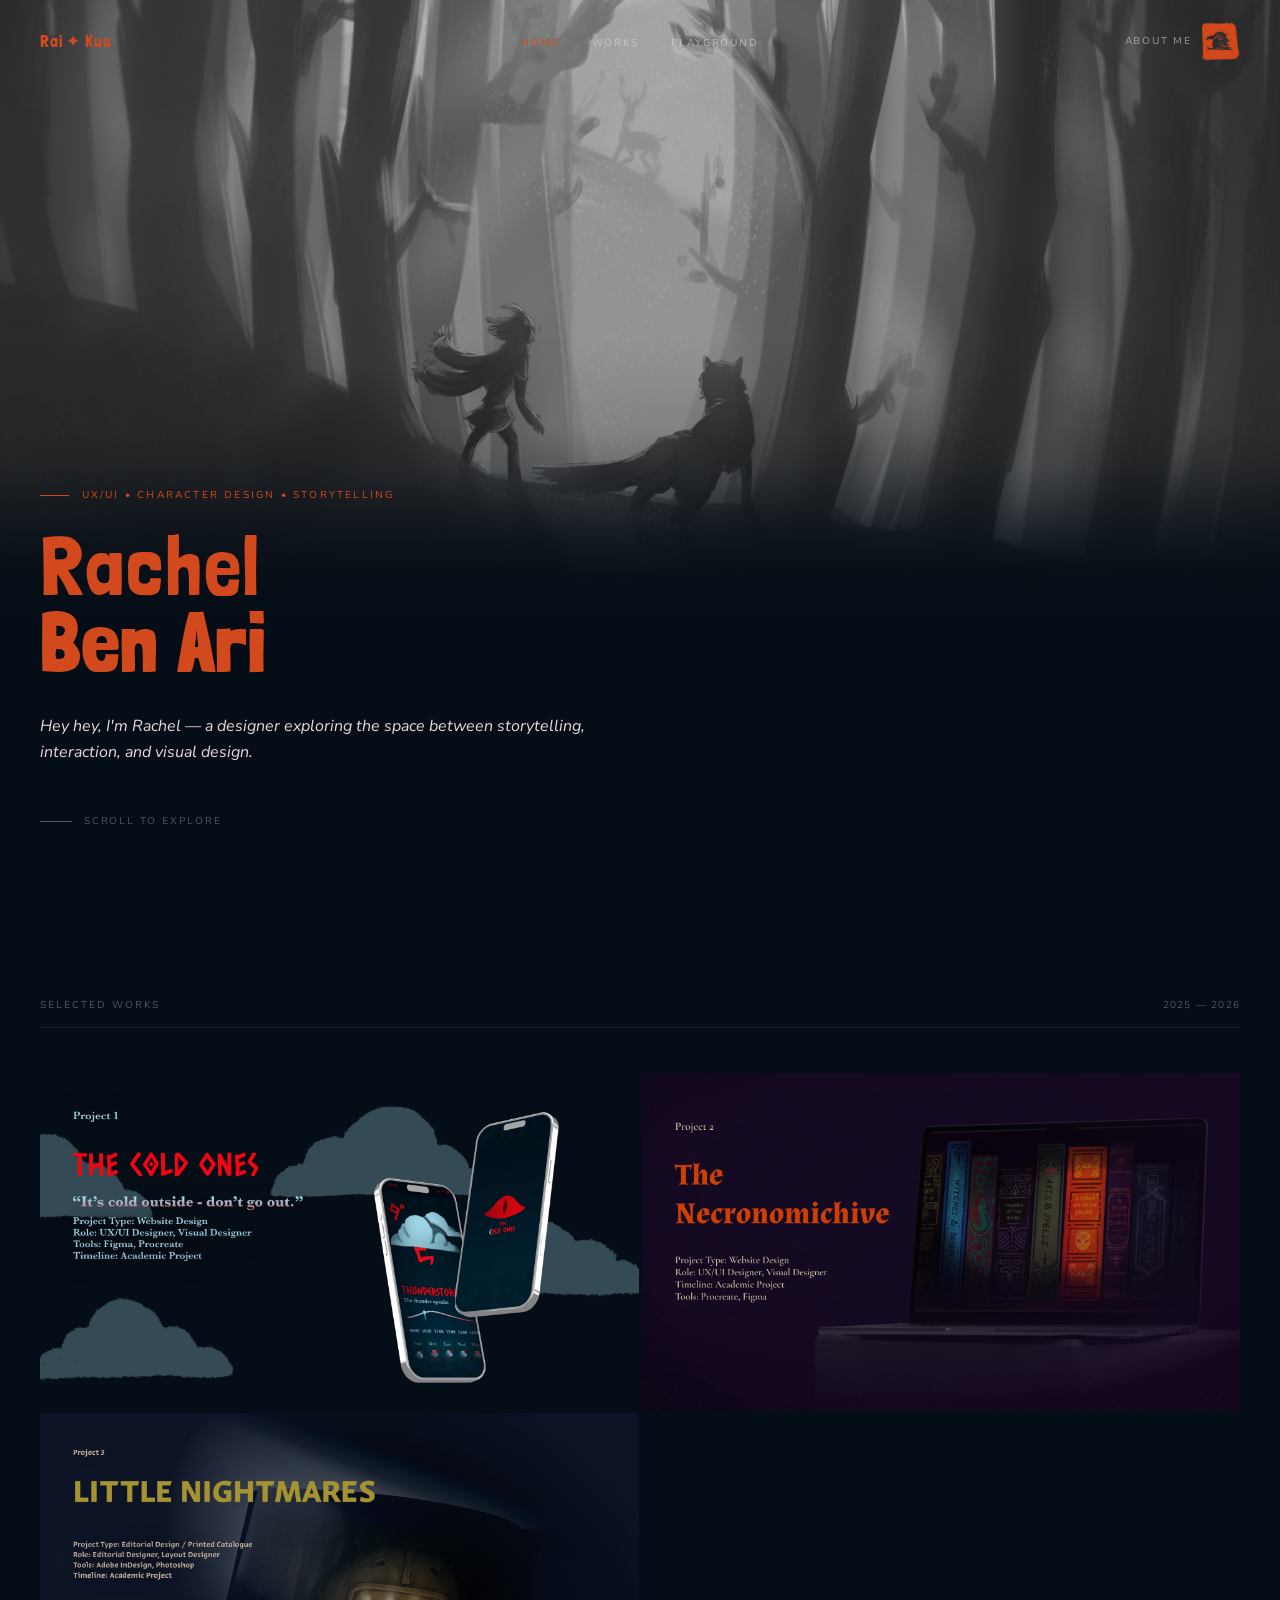
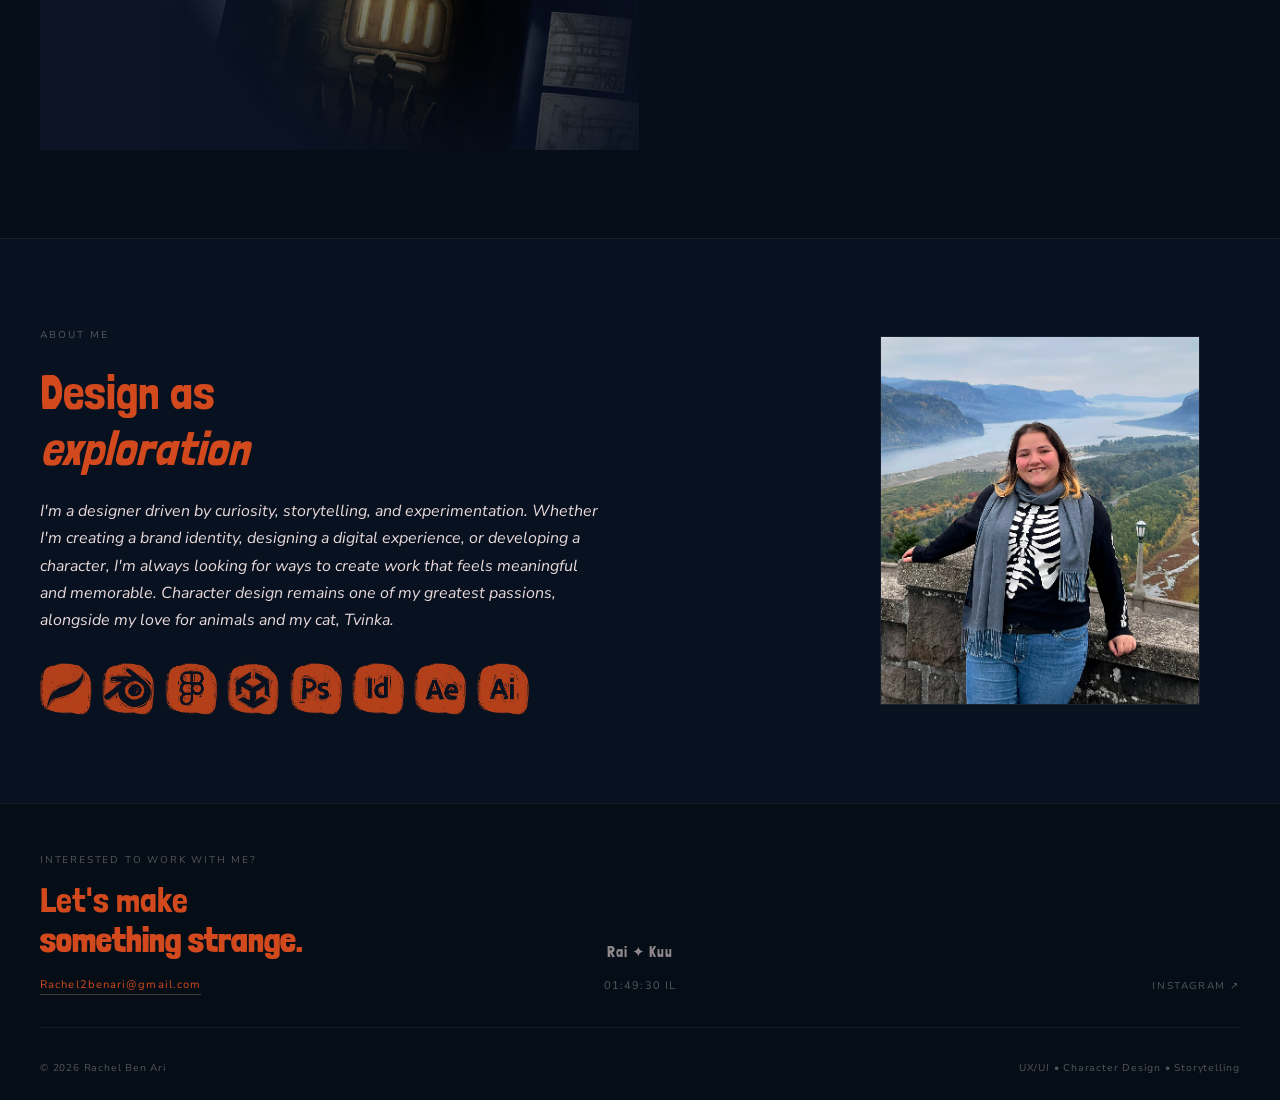
<file: index.html>
<!DOCTYPE html>
<html lang="en">
<head>
<meta charset="UTF-8">
<meta name="viewport" content="width=device-width, initial-scale=1.0">
<title>Rachel Ben Ari — UX/UI • Character Design • Storytelling</title>
<meta name="description" content="Portfolio of Rachel Ben Ari — designer creating immersive visual experiences through UX/UI, branding, character design, and storytelling.">

<!-- Open Graph / social preview -->
<meta property="og:type" content="website">
<meta property="og:url" content="https://kuuvenin.github.io/rachel-portfolio/">
<meta property="og:title" content="Rachel Ben Ari — UX/UI • Character Design • Storytelling">
<meta property="og:description" content="Designer creating immersive visual experiences through UX/UI, branding, character design, and storytelling.">
<meta property="og:image" content="https://kuuvenin.github.io/rachel-portfolio/images/hero-forest.png">
<meta name="twitter:card" content="summary_large_image">
<meta name="twitter:title" content="Rachel Ben Ari — UX/UI • Character Design • Storytelling">
<meta name="twitter:description" content="Designer creating immersive visual experiences through UX/UI, branding, character design, and storytelling.">
<meta name="twitter:image" content="https://kuuvenin.github.io/rachel-portfolio/images/hero-forest.png">

<link rel="preconnect" href="https://fonts.googleapis.com">
<link rel="preconnect" href="https://fonts.gstatic.com" crossorigin>
<link href="https://fonts.googleapis.com/css2?family=Londrina+Solid:wght@100;300;400;900&family=Nunito+Sans:ital,wght@0,400;0,600;1,400&display=swap" rel="stylesheet">
<link rel="stylesheet" href="css/style.css">
<style>
/* ── Hero ── */
.hero { display: flex; flex-direction: column; }

.hero-image {
  position: relative;
  width: 100%;
  height: 68vh;
  overflow: hidden;
  background: var(--bg1);
}
.hero-image img {
  position: absolute;
  inset: 0;
  width: 100%;
  height: 100%;
  object-fit: cover;
  object-position: 50% 25%;
  opacity: 1;
}
.hero-image-overlay {
  position: absolute;
  inset: 0;
  background: linear-gradient(to bottom, transparent 55%, rgba(5,13,22,.12) 70%, rgba(5,13,22,.45) 83%, rgba(5,13,22,.82) 94%, var(--bg) 100%);
}
.hero-image-caption {
  position: absolute;
  top: 1.4rem;
  left: 50%;
  transform: translateX(-50%);
  font-size: 11px;
  letter-spacing: .18em;
  text-transform: uppercase;
  color: rgba(228,223,210,.55);
  white-space: nowrap;
  z-index: 1;
}

.hero-content {
  padding: 1.2rem 2.5rem 5rem;
  margin-top: -9rem;
  position: relative;
  z-index: 1;
  background: linear-gradient(to bottom, transparent 0, var(--bg) 11rem);
}
.eyebrow {
  font-size: 10px;
  letter-spacing: .22em;
  text-transform: uppercase;
  color: var(--gold);
  margin-bottom: 1.5rem;
  display: flex;
  align-items: center;
  gap: .8rem;
}
.eyebrow::before {
  content: '';
  display: block;
  width: 1.8rem;
  height: 1px;
  background: var(--gold);
}
.hero-name {
  font-family: var(--serif);
  font-size: clamp(3rem, 6.5vw, 5.8rem);
  font-weight: 400;
  line-height: .92;
  letter-spacing: 0.02em;
  color: var(--gold);
  margin-bottom: 2rem;
}
.hero-name em { font-style: normal; font-weight: 900; color: var(--gold2); }
.hero-tagline {
  font-family: var(--sans);
  font-size: 1rem;
  font-style: italic;
  color: var(--fg);
  max-width: 36rem;
  line-height: 1.65;
  margin-bottom: 2.5rem;
}
.hero-cta {
  display: inline-flex;
  align-items: center;
  gap: .75rem;
  font-size: 10px;
  letter-spacing: .18em;
  text-transform: uppercase;
  color: var(--fg3);
}
.hero-cta-line {
  display: block;
  width: 2rem;
  height: 1px;
  background: var(--fg3);
  transform-origin: left;
  animation: sl 2.2s ease-in-out infinite;
}
@keyframes sl { 0%,100%{transform:scaleX(0);opacity:0} 50%{transform:scaleX(1);opacity:1} }

/* ── Works index ── */
.sec { padding: 5.5rem 2.5rem; }
.works-grid {
  display: grid;
  grid-template-columns: 1fr 1fr;
  gap: 3px;
}
.work-card {
  display: block;
  position: relative;
  overflow: hidden;
  aspect-ratio: 16 / 9;
}
.work-card img {
  position: absolute;
  inset: 0;
  width: 100%; height: 100%;
  object-fit: cover;
  transition: transform .6s var(--ease);
}
.work-card:hover img { transform: scale(1.03); }
.work-card-gif {
  opacity: 0.3;
}
.work-card-overlay {
  position: absolute; inset: 0;
  background: rgba(5,13,22,0);
  transition: background .35s var(--ease);
  display: flex; align-items: flex-end; justify-content: flex-end;
  padding: 1.5rem;
}
.work-card:hover .work-card-overlay { background: rgba(5,13,22,.35); }

/* ── About strip ── */
.about-strip {
  background: var(--bg1);
  padding: 5.5rem 2.5rem;
  border-top: 1px solid var(--line);
}
.about-grid { display: grid; grid-template-columns: 1fr 1fr; gap: 5rem; align-items: center; }
.about-h {
  font-family: var(--serif);
  font-size: clamp(2rem, 4vw, 3rem);
  font-weight: 400;
  color: var(--gold);
  line-height: 1.15;
  margin-bottom: 1.4rem;
}
.about-h em { font-style: italic; color: var(--gold2); }
.about-p {
  font-family: var(--sans);
  font-size: 1rem;
  font-style: italic;
  color: var(--fg);
  line-height: 1.7;
  margin-bottom: .9rem;
}
.skills {
  margin-top: 1.8rem;
  display: grid;
  grid-template-columns: 1fr 1fr;
  gap: .4rem 2rem;
}
.sk {
  display: flex; align-items: center; gap: .65rem;
  font-size: 10px; letter-spacing: .14em; text-transform: uppercase;
  color: var(--fg3); padding: .4rem 0; border-bottom: 1px solid var(--line);
}
.sk::before { content:''; width:4px; height:4px; border-radius:50%; background:var(--gold); flex-shrink:0; }

.about-visual { position: relative; width: 320px; height: 369px; flex-shrink: 0; margin-left: auto; margin-right: 2.5rem; }
.about-slideshow {
  position: relative; width: 100%; height: 100%;
  overflow: hidden;
  border: 1px solid var(--line);
}
.tool-icons {
  display: flex; flex-wrap: nowrap; gap: .65rem;
  margin-top: 1.8rem;
}
.tool-icons img {
  width: 52px; height: 52px;
  object-fit: contain;
  opacity: .85;
  transition: opacity .2s, transform .2s;
  flex-shrink: 0;
}
.tool-icons img:hover { opacity: 1; transform: scale(1.08); }
.about-slideshow .slide {
  position: absolute; inset: 0;
  width: 100%; height: 100%;
  object-fit: cover; object-position: top center;
  opacity: 0;
  transition: opacity 1.6s ease-in-out;
}
.about-slideshow .slide.active { opacity: 1; }

/* ── Responsive ── */
@media(max-width:720px){
  .hero-image{height:40vh}
  .hero-image-caption{left:1.5rem;bottom:1.25rem}
  .hero-content{padding:2rem 1.5rem 4rem}
  .sec,.about-strip{padding:3.5rem 1.5rem}
  .works-grid{grid-template-columns:1fr}
  .about-grid{grid-template-columns:1fr}
  .about-visual{height:280px}
}
</style>
</head>
<body>

<!-- NAV -->
<nav id="nav">
  <a href="index.html" class="nav-logo">Rai <span class="star">✦</span> Kuu</a>
  <ul class="nav-links">
    <li><a href="index.html" class="active">Home</a></li>
    <li><a href="#works">Works</a></li>
    <li><a href="pages/playground.html">Playground</a></li>
  </ul>
  <a href="#about" class="nav-about-link">
    <span class="nav-about-label">About me</span>
    <div class="nav-icon"><img src="images/nav-logo.png" alt="About me"></div>
  </a>
</nav>

<!-- HERO -->
<div class="hero">
  <div class="hero-image">
    <img src="images/hero-forest.png" alt="Rachel Ben Ari" loading="eager">
    <div class="hero-image-overlay"></div>
  </div>
  <div class="hero-content">
    <div class="eyebrow fi hero-instant d1">UX/UI • Character Design • Storytelling</div>
    <h1 class="hero-name spooky-text fi hero-instant d2">Rachel<br><em>Ben Ari</em></h1>
    <p class="hero-tagline fi hero-instant d3">Hey hey, I'm Rachel — a designer exploring the space between storytelling, interaction, and visual design.</p>
    <div class="hero-cta fi hero-instant d3">
      <span class="hero-cta-line"></span>Scroll to explore
    </div>
  </div>
</div>


<!-- SELECTED WORKS -->
<section class="sec" id="works">
  <div class="sec-head fi">
    <span class="sec-label">Selected Works</span>
    <span class="sec-meta">2025 — 2026</span>
  </div>
  <div class="works-grid">

    <a href="pages/the-cold-ones.html" class="work-card fi">
      <img class="work-card-gif" src="images/cold-ones-bg.gif" alt="">
      <img class="work-card-cover" src="images/cover-cold-ones.png" alt="The Cold Ones">
      <div class="work-card-overlay"></div>
    </a>

    <a href="pages/necronomichive.html" class="work-card fi d1">
      <img src="images/cover-necronomichive.png" alt="The Necronomichive" loading="lazy">
      <div class="work-card-overlay"></div>
    </a>

    <a href="pages/little-nightmares.html" class="work-card fi d1">
      <img src="images/cover-little-nightmares.png" alt="Little Nightmares" loading="lazy">
      <div class="work-card-overlay"></div>
    </a>

  </div>
</section>

<!-- ABOUT -->
<div class="about-strip" id="about">
  <div class="about-grid">
    <div class="about-text fi">
      <div class="sec-label" style="margin-bottom:1.4rem">About me</div>
      <h2 class="about-h">Design as<br><em>exploration</em></h2>
      <p class="about-p">I'm a designer driven by curiosity, storytelling, and experimentation. Whether I'm creating a brand identity, designing a digital experience, or developing a character, I'm always looking for ways to create work that feels meaningful and memorable. Character design remains one of my greatest passions, alongside my love for animals and my cat, Tvinka.</p>
      <div class="tool-icons">
        <img src="images/AYAmg7TFYiAj0sxyXzWjssEpMQ.png" alt="Procreate">
        <img src="images/SxLldlshrAPrCA4G209qxRdde2g.png" alt="Blender">
        <img src="images/dJ5h6KwRXT8LMrrHiyDvhGdSJ4.png" alt="Figma">
        <img src="images/Unity.png" alt="Unity">
        <img src="images/OyyurPh8BztFt0sjujQz6tWzRwo.png" alt="Photoshop">
        <img src="images/tjVenH0bNVIrdUdWFZP3rQjqHNY.png" alt="InDesign">
        <img src="images/9gKF3vK1drzEMpLFD1Fl0TQWf4I.png" alt="After Effects">
        <img src="images/7oxEeEelt48yIb9TCHHPkBqJudM.png" alt="Illustrator">
      </div>
    </div>
    <div class="about-visual fi d1">
      <div class="about-slideshow">
        <img class="slide active" src="images/rachel-1.jpg" alt="Rachel Ben Ari">
        <img class="slide" src="images/rachel-2.jpg" alt="Rachel Ben Ari">
        <img class="slide" src="images/rachel-3.jpg" alt="Rachel Ben Ari">
        <img class="slide" src="images/rachel-4.jpg" alt="Rachel Ben Ari">
        <img class="slide" src="images/rachel-5.jpg" alt="Rachel Ben Ari">
      </div>
    </div>
  </div>
</div>

<!-- FOOTER -->
<footer class="site-footer" id="contact">
  <div class="foot-grid">
    <div class="foot-cta fi">
      <div class="foot-cta-label">Interested to work with me?</div>
      <h3 class="spooky-text">Let's make<br><em>something strange.</em></h3>
      <a class="foot-email" href="mailto:Rachel2benari@gmail.com">Rachel2benari@gmail.com</a>
    </div>
    <div class="foot-mid fi d1">
      <span class="foot-logo">Rai ✦ Kuu</span>
      <div class="foot-clock" id="clock">--:--:--</div>
    </div>
    <div class="foot-links fi d2">
      <a href="https://www.instagram.com/kuuvenin/" target="_blank" rel="noopener">Instagram ↗</a>
    </div>
  </div>
  <div class="foot-bottom">
    <span>© 2026 Rachel Ben Ari</span>
    <span>UX/UI • Character Design • Storytelling</span>
  </div>
</footer>

<script src="js/main.js"></script>
</body>
</html>
</file>
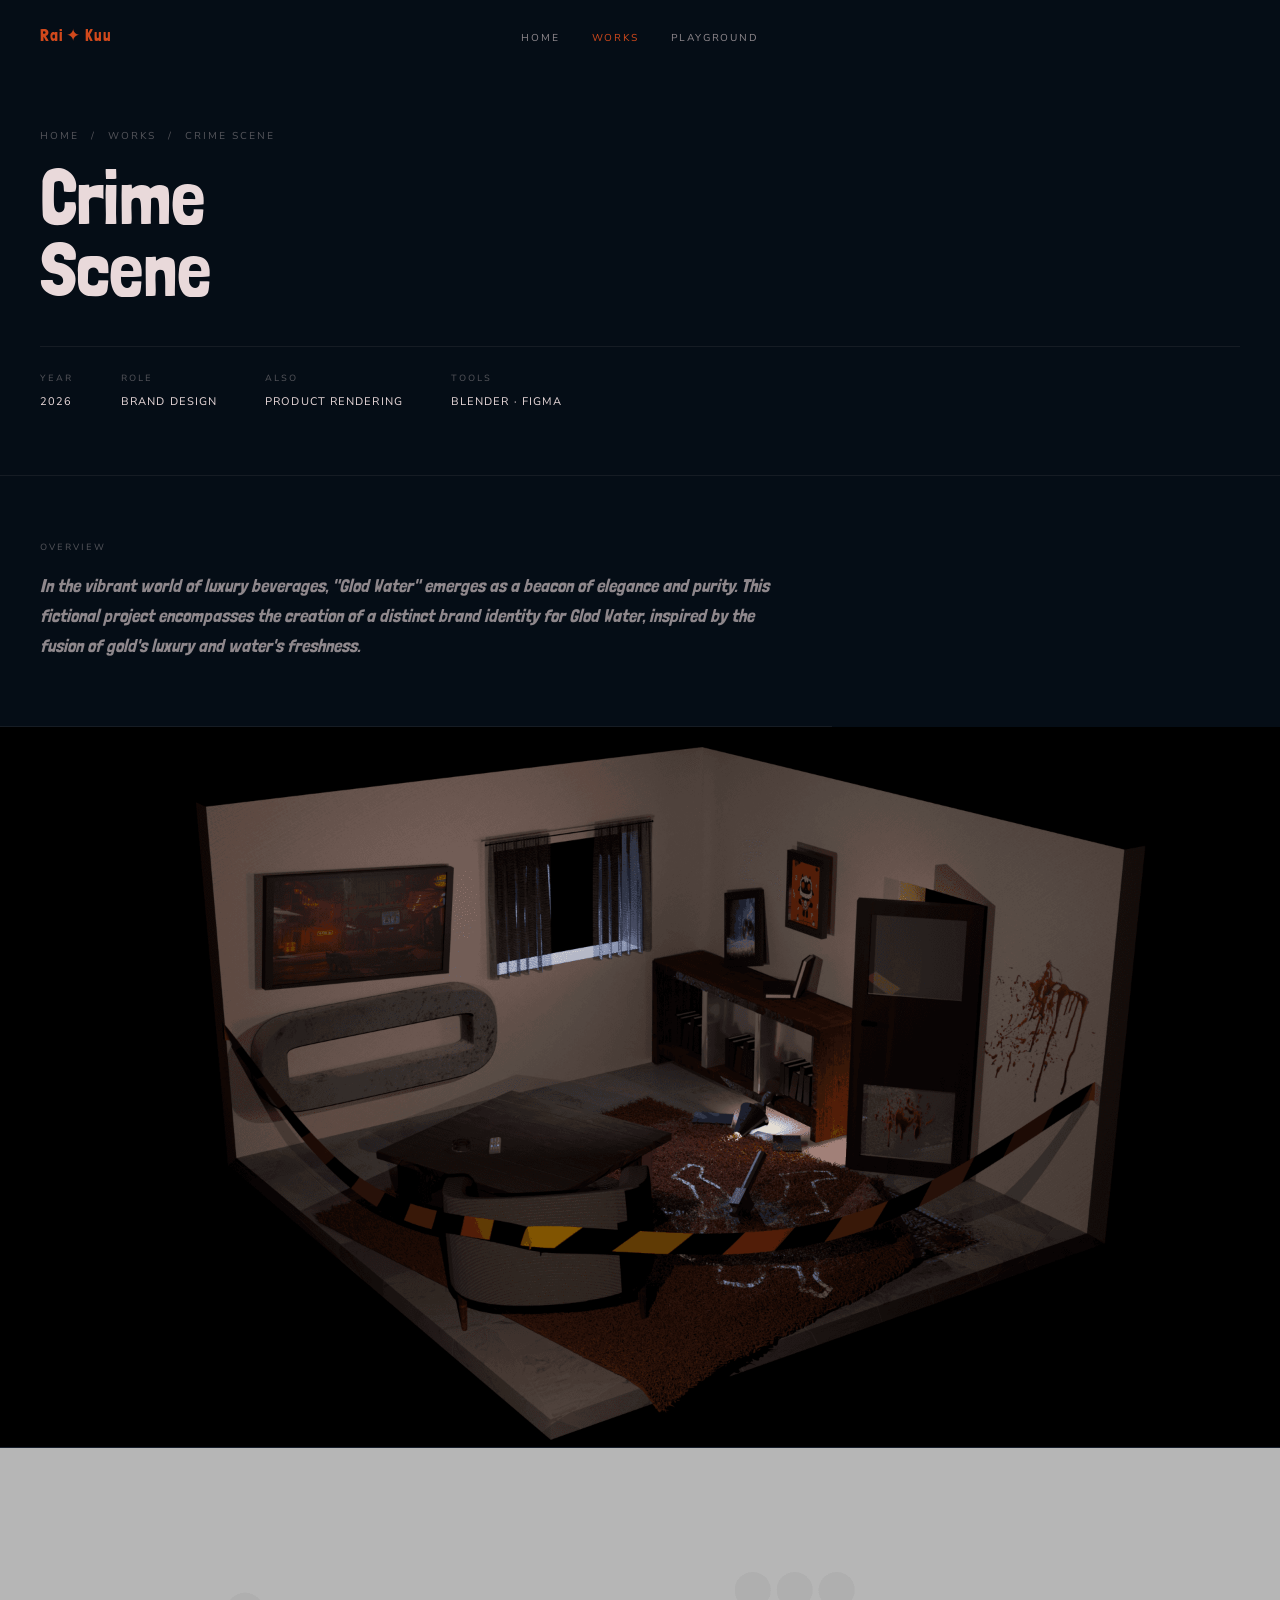
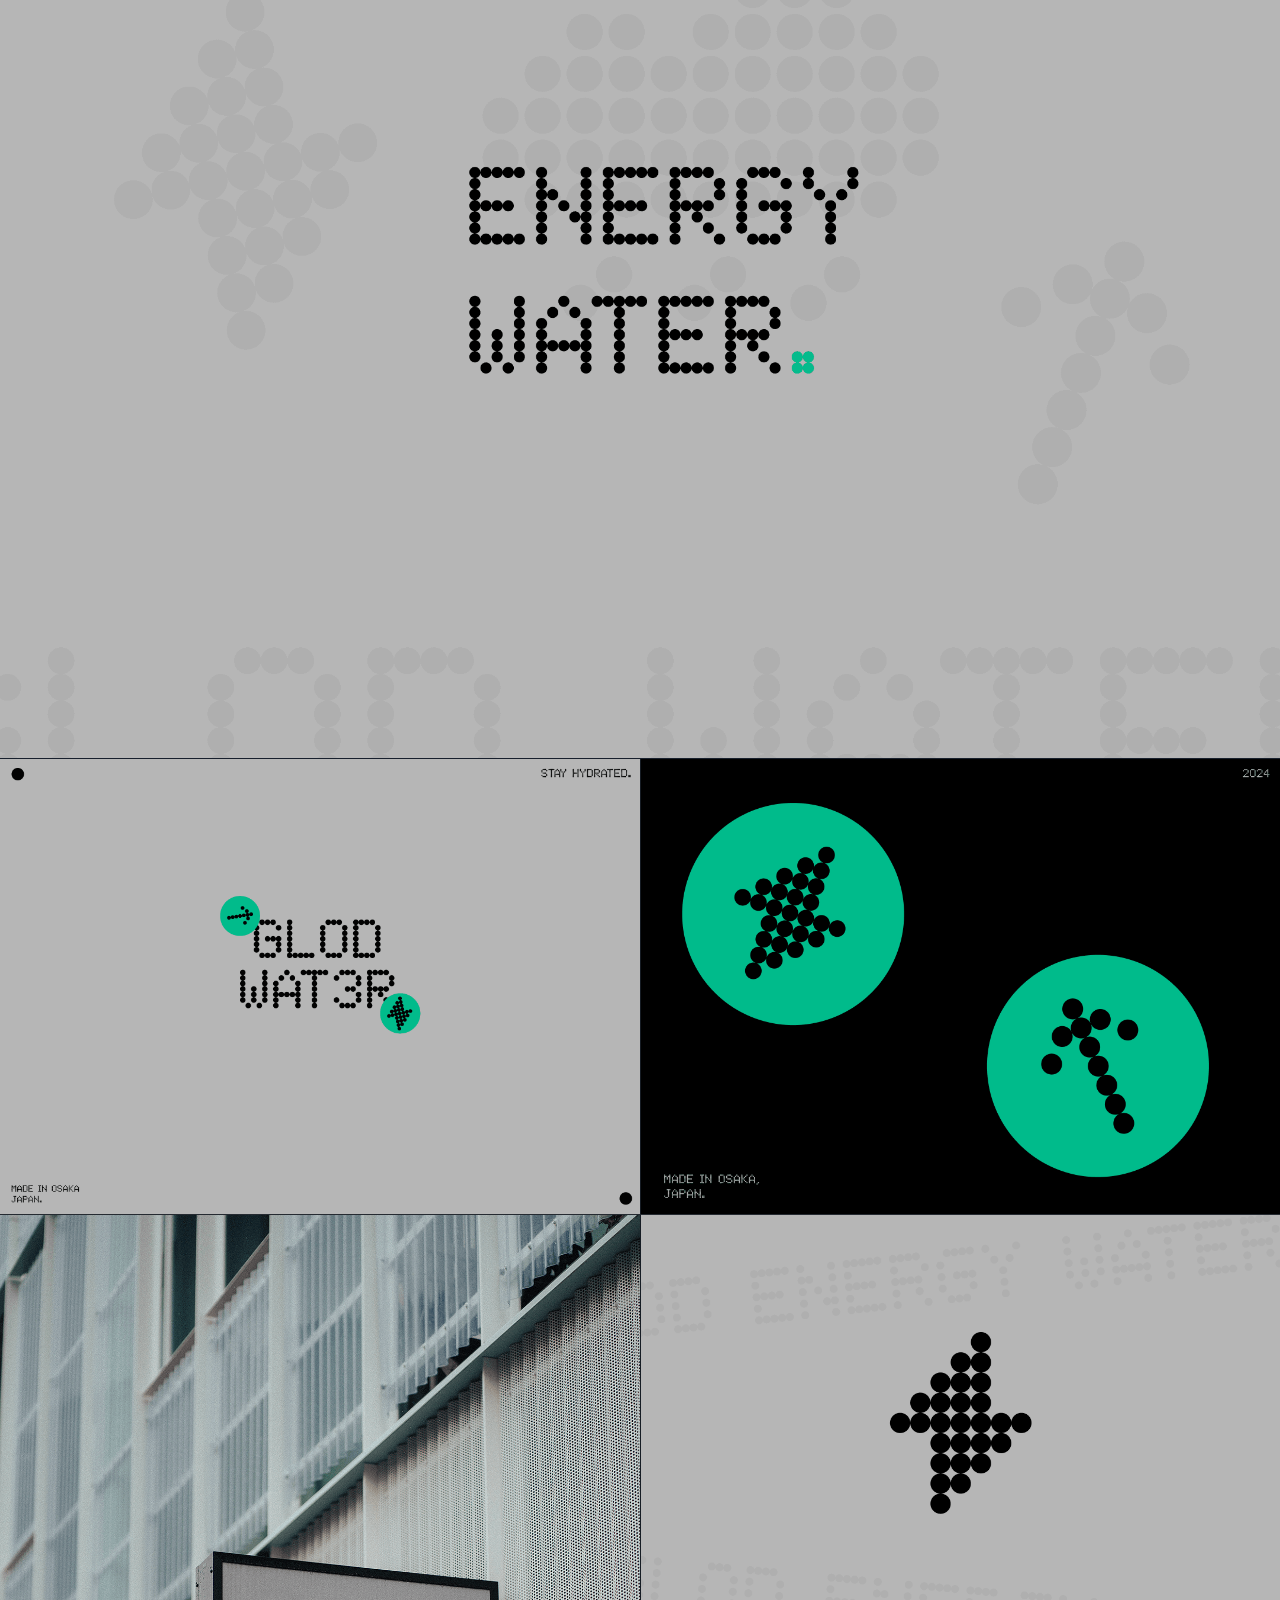
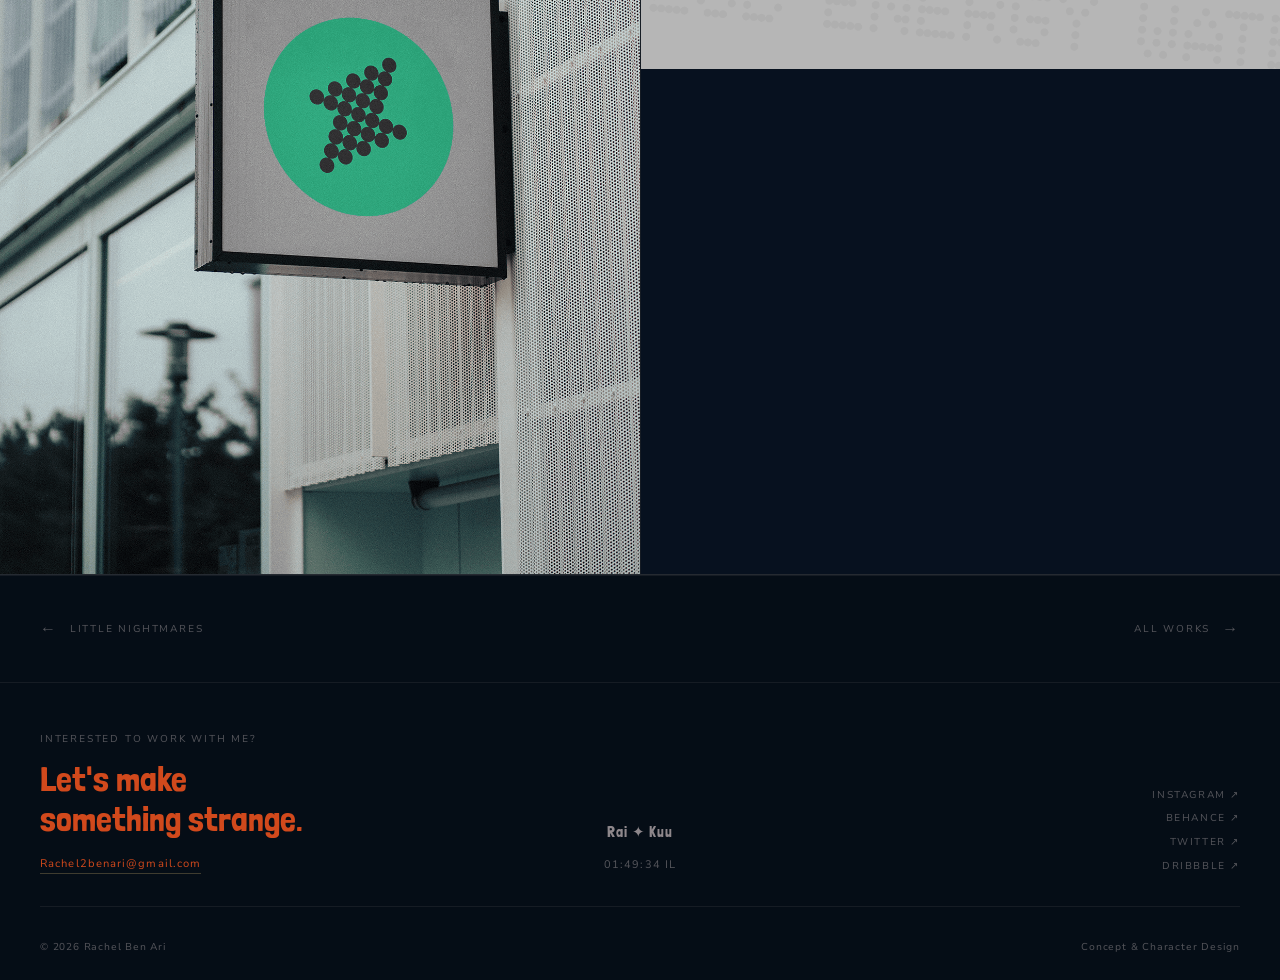
<file: pages/crime-scene.html>
<!DOCTYPE html>
<html lang="en">
<head>
<meta charset="UTF-8">
<meta name="viewport" content="width=device-width, initial-scale=1.0">
<title>Crime Scene — Rachel Ben Ari</title>
<link rel="preconnect" href="https://fonts.googleapis.com">
<link rel="preconnect" href="https://fonts.gstatic.com" crossorigin>
<link href="https://fonts.googleapis.com/css2?family=Londrina+Solid:wght@100;300;400;900&family=Nunito+Sans:ital,wght@0,400;0,600;1,400&display=swap" rel="stylesheet">
<link rel="stylesheet" href="../css/style.css">
<link rel="stylesheet" href="../css/project-page.css">
</head>
<body>

<nav id="nav">
  <a href="../index.html" class="nav-logo">Rai <span class="star">✦</span> Kuu</a>
  <ul class="nav-links">
    <li><a href="../index.html">Home</a></li>
    <li><a href="works.html" class="active">Works</a></li>
    <li><a href="playground.html">Playground</a></li>
  </ul>
</nav>

<div class="proj-hero fi hero-instant">
  <div class="proj-eyebrow">
    <a href="../index.html">Home</a><span class="sep">/</span>
    <a href="works.html">Works</a><span class="sep">/</span>
    <span>Crime Scene</span>
  </div>
  <h1 class="proj-title">Crime<br>Scene</h1>
  <div class="proj-meta-row">
    <div class="proj-meta-item"><div class="label">Year</div><div class="value">2026</div></div>
    <div class="proj-meta-item"><div class="label">Role</div><div class="value">Brand Design</div></div>
    <div class="proj-meta-item"><div class="label">Also</div><div class="value">Product Rendering</div></div>
    <div class="proj-meta-item"><div class="label">Tools</div><div class="value">Blender · Figma</div></div>
  </div>
</div>

<div class="proj-overview fi">
  <div class="proj-overview-label">Overview</div>
  <p class="proj-overview-text">In the vibrant world of luxury beverages, "Glod Water" emerges as a beacon of elegance and purity. This fictional project encompasses the creation of a distinct brand identity for Glod Water, inspired by the fusion of gold's luxury and water's freshness.</p>
</div>

<div class="proj-gallery">
  <div class="proj-img fi">
    <img src="../images/kfKkfp621jHdkz8uD40FteDiOXs.png" alt="Crime Scene — logo" loading="eager">
  </div>
  <div class="proj-img fi">
    <img src="../images/AFUJAk8w2OFDqWJNXlTrtWd5A0g.png" alt="Two smartphones with gray background" loading="eager">
  </div>
  <div class="proj-img-grid fi">
    <div class="proj-img">
      <img src="../images/MJin5EUEvey76oyNTR33DVOzsp4.png" alt="Gray to white gradient" loading="lazy">
    </div>
    <div class="proj-img">
      <img src="../images/YrfW9OwDUWHiCsIdVzI5825hwA.png" alt="Laptop on electronic device" loading="lazy">
    </div>
  </div>
  <div class="proj-img-grid fi">
    <div class="proj-img">
      <img src="../images/UgzWq32LDOpseYWXsusT4yy5pk.png" alt="Crime Scene render 5" loading="lazy">
    </div>
    <div class="proj-img">
      <img src="../images/B6nPSRjM2fYAHkz7LNJ3MB5Dpus.png" alt="Crime Scene render 6" loading="lazy">
    </div>
  </div>
</div>

<div class="proj-nav fi">
  <a href="little-nightmares.html"><span class="arrow">←</span> Little Nightmares</a>
  <span class="proj-nav-center">Rai ✦ Kuu</span>
  <a href="../index.html">All Works <span class="arrow">→</span></a>
</div>

<footer class="site-footer" id="contact">
  <div class="foot-grid">
    <div class="foot-cta fi">
      <div class="foot-cta-label">Interested to work with me?</div>
      <h3>Let's make<br>something strange.</h3>
      <a class="foot-email" href="mailto:Rachel2benari@gmail.com">Rachel2benari@gmail.com</a>
    </div>
    <div class="foot-mid fi d1">
      <span class="foot-logo">Rai ✦ Kuu</span>
      <div class="foot-clock" id="clock">--:--:--</div>
    </div>
    <div class="foot-links fi d2">
      <a href="https://www.instagram.com/kuuvenin/" target="_blank" rel="noopener">Instagram ↗</a>
      <a href="#" target="_blank" rel="noopener">Behance ↗</a>
      <a href="#" target="_blank" rel="noopener">Twitter ↗</a>
      <a href="#" target="_blank" rel="noopener">Dribbble ↗</a>
    </div>
  </div>
  <div class="foot-bottom">
    <span>© 2026 Rachel Ben Ari</span>
    <span>Concept &amp; Character Design</span>
  </div>
</footer>

<script src="../js/main.js"></script>
<script>
document.querySelectorAll('img[loading="lazy"]').forEach(img => {
  img.addEventListener('load', () => img.classList.add('loaded'));
  if (img.complete) img.classList.add('loaded');
});
</script>
</body>
</html>
</file>
<file: css/style.css>
/* ═══════════════════════════════════════════════
   Rachel Ben Ari — Portfolio
   style.css — all shared styles
   ═══════════════════════════════════════════════ */

*, *::before, *::after { box-sizing: border-box; margin: 0; padding: 0; }

html {
  scroll-behavior: smooth;
  -webkit-font-smoothing: antialiased;
  text-rendering: optimizeLegibility;
}

:root {
  --bg:    #050D16;
  --bg1:   #07111f;
  --bg2:   #091428;
  --fg:    #E9D9DA;
  --fg2:   rgba(233,217,218,.6);
  --fg3:   rgba(233,217,218,.35);
  --gold:  #D1491C;
  --gold2: #D1491C;
  --line:  rgba(233,217,218,.07);
  --line2: rgba(233,217,218,.14);
  --serif: "Londrina Solid","Palatino Linotype","Book Antiqua",Palatino,Georgia,serif;
  --sans:  "Nunito Sans",sans-serif;
  --mono:  "Courier New",Courier,monospace;
  --ease:  cubic-bezier(.25,.46,.45,.94);
}

body {
  background: var(--bg);
  color: var(--fg);
  font-family: var(--sans);
  font-size: 14px;
  line-height: 1.65;
  overflow-x: hidden;
}

img {
  display: block;
  width: 100%;
  height: 100%;
  object-fit: cover;
}

a { color: inherit; text-decoration: none; }

/* ── NAV ── */
#nav {
  position: fixed; top: 0; left: 0; right: 0; z-index: 200;
  display: flex; align-items: center;
  padding: 1.4rem 2.5rem;
  border-bottom: 1px solid transparent;
  background: transparent;
  transition: background .4s var(--ease), border-color .4s var(--ease);
}
.nav-links {
  position: absolute; left: 50%; transform: translateX(-50%);
}
#nav.scrolled {
  background: var(--bg);
  border-color: var(--line);
}
.nav-logo {
  font-family: var(--serif);
  font-size: 1.05rem;
  letter-spacing: .05em;
  color: var(--gold);
}
.nav-logo .star { color: var(--gold); }
.nav-about-link {
  margin-left: auto;
  display: flex;
  align-items: center;
  gap: .6rem;
  flex-shrink: 0;
  text-decoration: none;
  transition: opacity .15s;
}
.nav-about-link:hover .nav-about-label { color: #D1491C; }
.nav-about-label {
  font-size: 10px;
  letter-spacing: .18em;
  text-transform: uppercase;
  color: var(--fg2);
}
.nav-icon {
  width: 2.4rem;
  height: 2.4rem;
  flex-shrink: 0;
  overflow: hidden;
  border-radius: 4px;
}
.nav-icon img { width: 100%; height: 100%; object-fit: cover; border-radius: 4px; }
.nav-links { list-style: none; display: flex; gap: 2rem; }
.nav-links a {
  font-size: 10px;
  letter-spacing: .18em;
  text-transform: uppercase;
  color: var(--fg2);
  transition: color .15s;
}
.nav-links a:hover,
.nav-links a.active { color: var(--gold); }

/* ── TICKER ── */
.ticker {
  border-top: 1px solid var(--line);
  border-bottom: 1px solid var(--line);
  background: var(--bg1);
  padding: .65rem 0;
  overflow: hidden;
}
.ticker-track {
  display: flex;
  width: max-content;
  animation: ticker 22s linear infinite;
}
.ticker-track:hover { animation-play-state: paused; }
@keyframes ticker {
  from { transform: translateX(0); }
  to   { transform: translateX(-50%); }
}
.t-item {
  display: inline-flex;
  align-items: center;
  gap: 1.2rem;
  padding: 0 1.4rem;
  font-size: 10px;
  letter-spacing: .2em;
  text-transform: uppercase;
  color: var(--fg3);
  white-space: nowrap;
}
.t-item .dot { color: var(--gold); }

/* ── SECTION HEADER ── */
.sec-head {
  display: flex;
  align-items: baseline;
  justify-content: space-between;
  border-bottom: 1px solid var(--line);
  padding-bottom: .85rem;
  margin-bottom: 2.8rem;
}
.sec-label {
  font-size: 10px;
  letter-spacing: .2em;
  text-transform: uppercase;
  color: var(--fg3);
}
.sec-meta {
  font-size: 10px;
  letter-spacing: .12em;
  color: var(--fg3);
}

/* ── FOOTER ── */
.site-footer {
  border-top: 1px solid var(--line);
  padding: 3rem 2.5rem 1.5rem;
}
.foot-grid {
  display: grid;
  grid-template-columns: 1fr auto 1fr;
  gap: 2rem;
  align-items: end;
  margin-bottom: 2rem;
  padding-bottom: 2rem;
  border-bottom: 1px solid var(--line);
}
.foot-cta-label {
  font-size: 10px;
  letter-spacing: .18em;
  text-transform: uppercase;
  color: var(--fg3);
  margin-bottom: .7rem;
}
.foot-cta h3 {
  font-family: var(--serif);
  font-size: clamp(1.4rem, 2.8vw, 2.2rem);
  font-weight: 400;
  color: var(--gold);
  line-height: 1.15;
  margin-bottom: .7rem;
}
.foot-cta h3 em { font-style: normal; font-weight: 900; color: var(--gold2); }
.foot-email {
  color: var(--gold);
  font-size: 11px;
  letter-spacing: .1em;
  border-bottom: 1px solid rgba(200,168,107,.3);
  padding-bottom: 2px;
  transition: border-color .15s;
}
.foot-email:hover { border-color: var(--gold); }
.foot-mid { text-align: center; }
.foot-logo-img {
  width: 2.4rem;
  height: 2.4rem;
  border-radius: 4px;
  object-fit: cover;
  display: block;
  margin: 0 auto .6rem;
}
.foot-logo {
  display: block;
  font-family: var(--serif);
  font-size: .95rem;
  color: var(--fg2);
  letter-spacing: .06em;
  margin-bottom: .7rem;
}
.foot-clock {
  font-size: 11px;
  color: var(--fg3);
  letter-spacing: .1em;
  font-variant-numeric: tabular-nums;
}
.foot-links {
  display: flex;
  flex-direction: column;
  align-items: flex-end;
  gap: .45rem;
}
.foot-links a {
  font-size: 10px;
  letter-spacing: .16em;
  text-transform: uppercase;
  color: var(--fg3);
  transition: color .15s;
}
.foot-links a:hover { color: var(--fg); }
.foot-bottom {
  display: flex;
  justify-content: space-between;
  align-items: center;
}
.foot-bottom span {
  font-size: 10px;
  letter-spacing: .08em;
  color: var(--fg3);
}

/* ── Spooky dancing text ── */
@keyframes spooky {
  0%,100% { transform: translateY(0); }
  25%      { transform: translateY(-3px); }
  75%      { transform: translateY(2px); }
}
.spooky-text span {
  display: inline-block;
  animation: spooky 2.4s ease-in-out infinite;
}

/* ── FADE-IN ── */
.fi { opacity: 0; transform: translateY(14px); transition: opacity .55s var(--ease), transform .55s var(--ease); }
.fi.v { opacity: 1; transform: translateY(0); }
.fi.d1 { transition-delay: .08s; }
.fi.d2 { transition-delay: .16s; }
.fi.d3 { transition-delay: .24s; }

/* ── RESPONSIVE ── */
@media (max-width: 720px) {
  #nav { padding: 1.1rem 1.5rem; }
  .nav-links { gap: 1.2rem; }
  .foot-grid { grid-template-columns: 1fr; }
  .foot-links { align-items: flex-start; }
  .foot-mid { text-align: left; }
}
</file>
<file: css/project-page.css>
/* project-page.css — shared styles for all project detail pages */

.proj-hero {
  padding: 8rem 2.5rem 4rem;
  border-bottom: 1px solid var(--line);
}
.proj-eyebrow {
  font-size: 10px;
  letter-spacing: .2em;
  text-transform: uppercase;
  color: var(--fg3);
  margin-bottom: 1rem;
  display: flex;
  align-items: center;
  gap: .75rem;
}
.proj-eyebrow a { color: var(--fg3); transition: color .15s; }
.proj-eyebrow a:hover { color: var(--gold); }
.proj-eyebrow .sep { color: var(--fg3); }

.proj-title {
  font-family: var(--serif);
  font-size: clamp(2.8rem, 6vw, 5rem);
  font-weight: 400;
  line-height: .95;
  color: var(--fg);
  margin-bottom: 2.5rem;
  letter-spacing: -.01em;
}
.proj-meta-row {
  display: flex;
  gap: 3rem;
  padding-top: 1.5rem;
  border-top: 1px solid var(--line);
}
.proj-meta-item .label {
  font-size: 9px;
  letter-spacing: .22em;
  text-transform: uppercase;
  color: var(--fg3);
  margin-bottom: .4rem;
}
.proj-meta-item .value {
  font-size: 11px;
  letter-spacing: .1em;
  text-transform: uppercase;
  color: var(--fg);
}

/* Overview */
.proj-overview {
  padding: 4rem 2.5rem;
  border-bottom: 1px solid var(--line);
  max-width: 52rem;
}
.proj-overview-label {
  font-size: 9px;
  letter-spacing: .22em;
  text-transform: uppercase;
  color: var(--fg3);
  margin-bottom: 1rem;
}
.proj-overview-text {
  font-family: var(--serif);
  font-size: 1.15rem;
  font-style: italic;
  color: var(--fg2);
  line-height: 1.65;
}

/* Case study full image */
.proj-case-study { padding: 0 4rem; }
.proj-case-study img { width: 100%; display: block; height: auto; max-width: 1200px; margin: 0 auto; }

/* Overlay container for GIFs/video on case study */
.case-overlay-container { position: relative; max-width: 1200px; margin: 0 auto; }
.case-overlay-container > img { width: 100%; display: block; height: auto; }

/* Individual GIF overlays pinned to yellow-dot positions */
.case-gif-overlay {
  position: absolute;
  width: 19%;
  height: auto;
  object-fit: contain;
  transform: translate(-50%, -50%);
  z-index: 2;
  border-radius: 4px;
}

/* Video overlay pinned to yellow-dot position */
.case-video-overlay {
  position: absolute;
  width: 44%;
  transform: translate(-50%, -50%);
  border-radius: 125px;
  z-index: 2;
  display: block;
}

/* Image gallery */
.proj-gallery {
  padding: 0;
}
.proj-img {
  width: 100%;
  display: block;
  border-bottom: 1px solid var(--line);
  background: var(--bg1);
  overflow: hidden;
  line-height: 0;
}
.proj-img img {
  width: 100%;
  height: auto;
  display: block;
  transition: opacity .3s;
}
.proj-img img[loading="lazy"] { opacity: 0; }
.proj-img img.loaded { opacity: 1; }

.proj-img-grid {
  display: grid;
  grid-template-columns: 1fr 1fr;
  gap: 1px;
  background: var(--line);
  border-bottom: 1px solid var(--line);
}
.proj-img-grid .proj-img { border-bottom: none; }

/* Compact top nav bar between projects */
.proj-topnav {
  display: flex;
  justify-content: space-between;
  align-items: center;
  padding: .9rem 2.5rem;
  border-bottom: 1px solid var(--line);
  background: rgba(5,13,22,.4);
}
.proj-topnav a {
  display: flex;
  align-items: center;
  gap: .5rem;
  font-size: 10px;
  letter-spacing: .18em;
  text-transform: uppercase;
  color: var(--fg3);
  transition: color .15s;
}
.proj-topnav a:hover { color: var(--gold); }
.proj-topnav .arrow { font-size: 13px; }
.proj-topnav .spacer { flex: 1; }

/* Nav between projects */
.proj-nav {
  display: flex;
  justify-content: space-between;
  align-items: center;
  padding: 2.5rem;
  border-top: 1px solid var(--line);
}
.proj-nav a {
  display: flex;
  align-items: center;
  gap: .75rem;
  font-size: 10px;
  letter-spacing: .18em;
  text-transform: uppercase;
  color: var(--fg3);
  transition: color .15s;
}
.proj-nav a:hover { color: var(--fg); }
.proj-nav .arrow { font-size: 16px; }
.proj-nav-center {
  display: none;
  font-family: var(--serif);
  font-size: .85rem;
  color: var(--fg3);
  letter-spacing: .06em;
}

@media(max-width:720px){
  .proj-hero { padding: 7rem 1.5rem 3rem; }
  .proj-overview { padding: 3rem 1.5rem; }
  .proj-meta-row { gap: 2rem; flex-wrap: wrap; }
  .proj-img-grid { grid-template-columns: 1fr; }
  .proj-nav { padding: 2rem 1.5rem; }
  .proj-topnav { padding: .9rem 1.5rem; }
}
</file>
